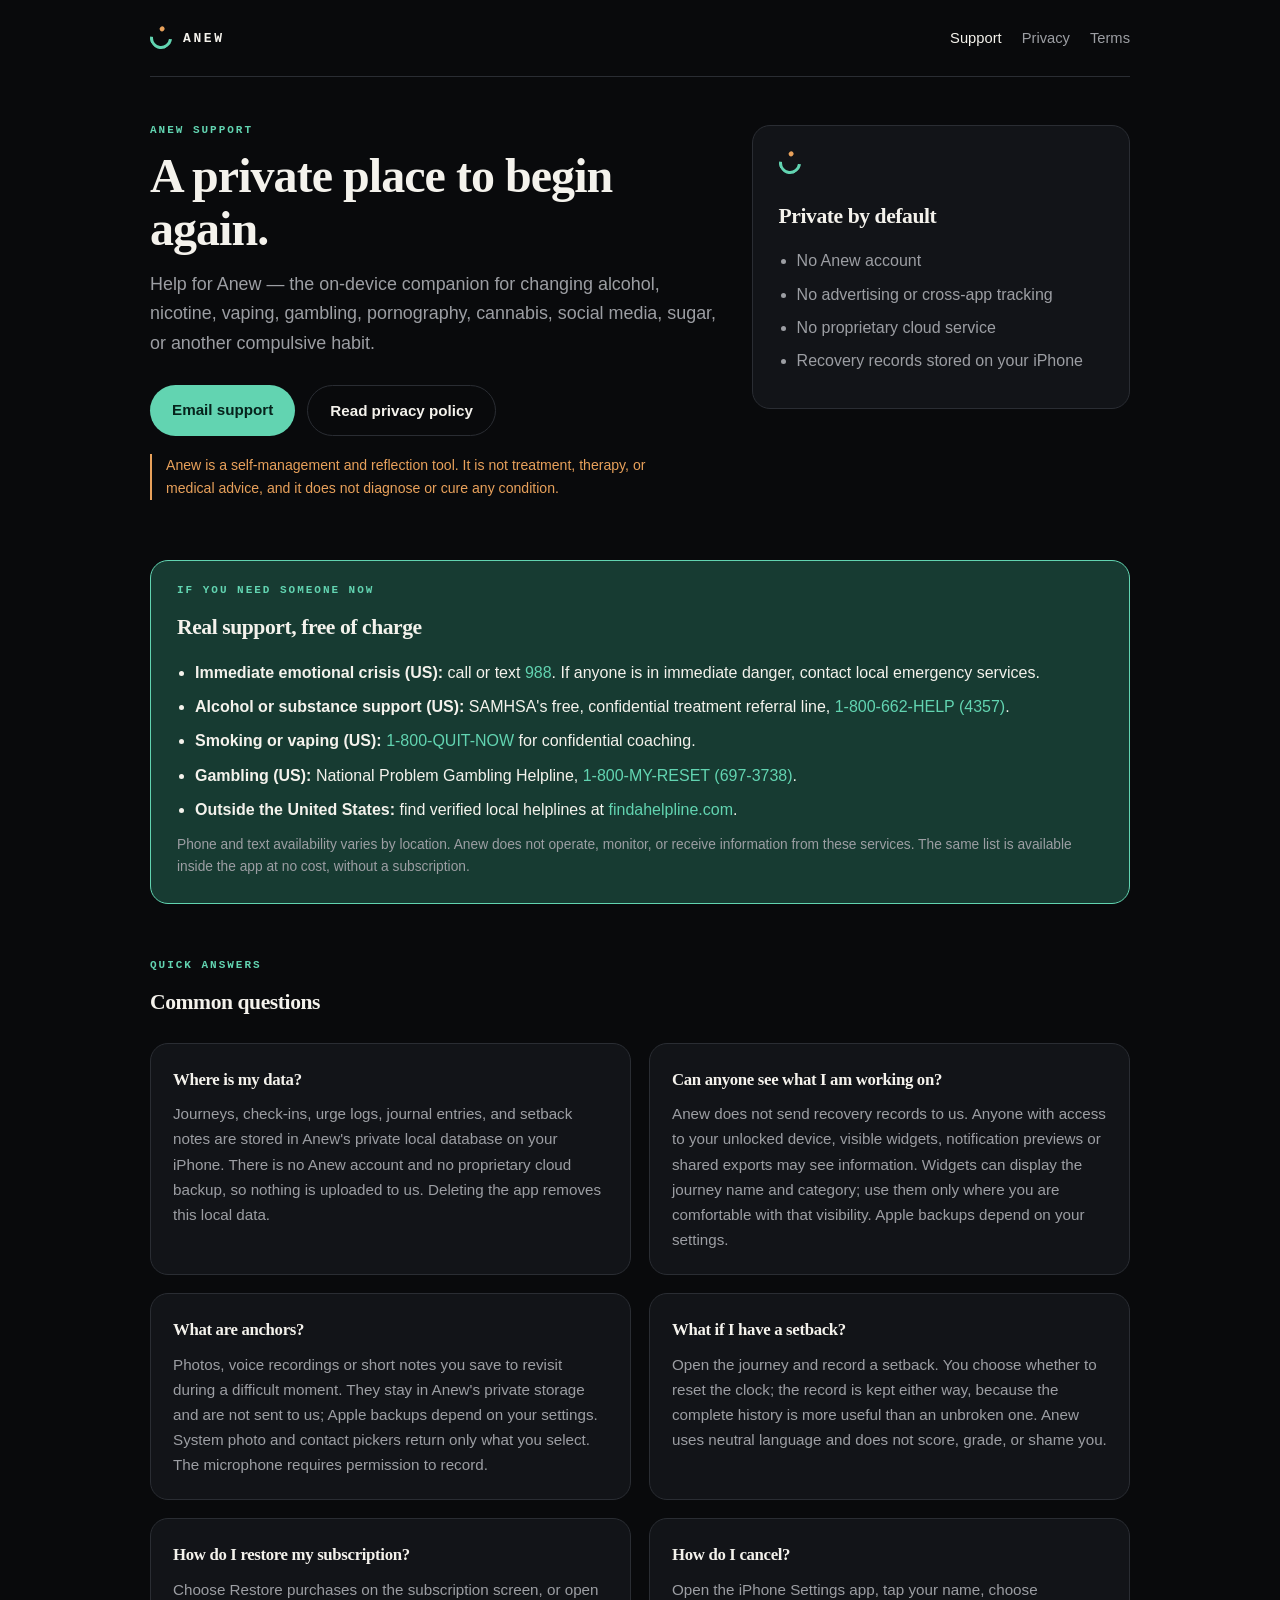
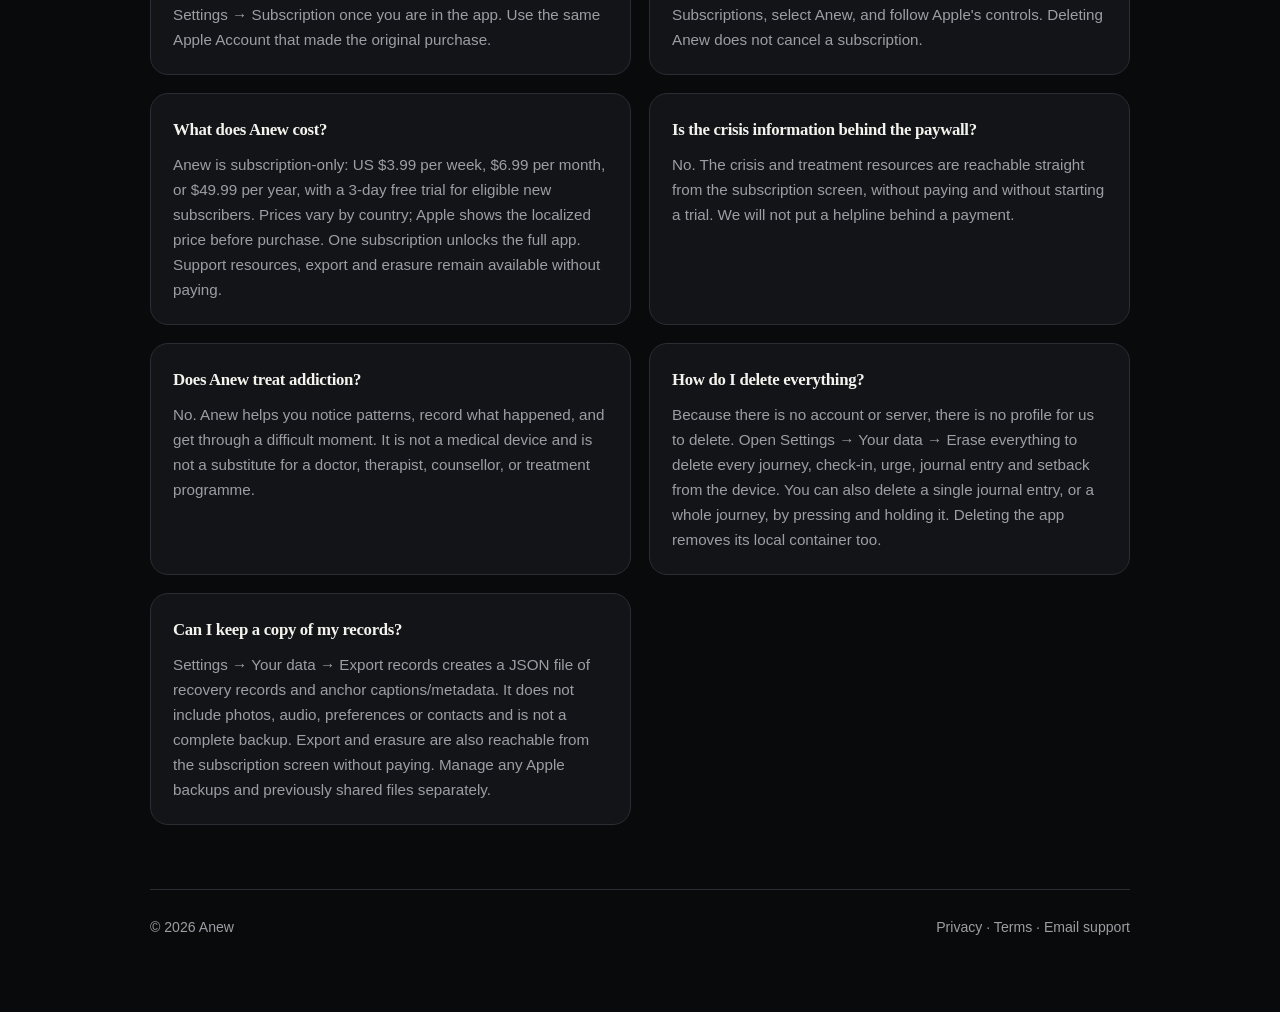
<file: index.html>
<!doctype html>
<html lang="en">
<head>
  <meta charset="utf-8">
  <meta name="viewport" content="width=device-width, initial-scale=1">
  <meta name="description" content="Official support for Anew, the private, on-device companion for changing a compulsive habit.">
  <title>Anew Support</title>
  <link rel="stylesheet" href="style.css">
</head>
<body>
  <header class="nav">
    <a class="brand" href="index.html"><span class="mark"></span><span>ANEW</span></a>
    <nav><a class="active" href="index.html">Support</a><a href="privacy.html">Privacy</a><a href="terms.html">Terms</a></nav>
  </header>

  <main>
    <section class="hero">
      <div>
        <p class="eyebrow">ANEW SUPPORT</p>
        <h1>A private place to begin again.</h1>
        <p class="lede">Help for Anew — the on-device companion for changing alcohol, nicotine, vaping, gambling, pornography, cannabis, social media, sugar, or another compulsive habit.</p>
        <div class="actions">
          <a class="button" href="mailto:aidenjsmith2@icloud.com">Email support</a>
          <a class="button secondary" href="privacy.html">Read privacy policy</a>
        </div>
        <p class="warning">Anew is a self-management and reflection tool. It is not treatment, therapy, or medical advice, and it does not diagnose or cure any condition.</p>
      </div>
      <aside class="promise">
        <span class="mark"></span>
        <h2>Private by default</h2>
        <ul>
          <li>No Anew account</li>
          <li>No advertising or cross-app tracking</li>
          <li>No proprietary cloud service</li>
          <li>Recovery records stored on your iPhone</li>
        </ul>
      </aside>
    </section>

    <section class="crisis">
      <p class="eyebrow">IF YOU NEED SOMEONE NOW</p>
      <h2>Real support, free of charge</h2>
      <ul>
        <li><strong>Immediate emotional crisis (US):</strong> call or text <a href="tel:988">988</a>. If anyone is in immediate danger, contact local emergency services.</li>
        <li><strong>Alcohol or substance support (US):</strong> SAMHSA's free, confidential treatment referral line, <a href="tel:18006624357">1-800-662-HELP (4357)</a>.</li>
        <li><strong>Smoking or vaping (US):</strong> <a href="tel:18007848669">1-800-QUIT-NOW</a> for confidential coaching.</li>
        <li><strong>Gambling (US):</strong> National Problem Gambling Helpline, <a href="tel:18006973738">1-800-MY-RESET (697-3738)</a>.</li>
        <li><strong>Outside the United States:</strong> find verified local helplines at <a href="https://findahelpline.com">findahelpline.com</a>.</li>
      </ul>
      <p class="fine">Phone and text availability varies by location. Anew does not operate, monitor, or receive information from these services. The same list is available inside the app at no cost, without a subscription.</p>
    </section>

    <section class="faq">
      <p class="eyebrow">QUICK ANSWERS</p>
      <h2>Common questions</h2>
      <div class="grid">
        <article>
          <h3>Where is my data?</h3>
          <p>Journeys, check-ins, urge logs, journal entries, and setback notes are stored in Anew's private local database on your iPhone. There is no Anew account and no proprietary cloud backup, so nothing is uploaded to us. Deleting the app removes this local data.</p>
        </article>
        <article>
          <h3>Can anyone see what I am working on?</h3>
          <p>Anew does not send recovery records to us. Anyone with access to your unlocked device, visible widgets, notification previews or shared exports may see information. Widgets can display the journey name and category; use them only where you are comfortable with that visibility. Apple backups depend on your settings.</p>
        </article>
        <article>
          <h3>What are anchors?</h3>
          <p>Photos, voice recordings or short notes you save to revisit during a difficult moment. They stay in Anew's private storage and are not sent to us; Apple backups depend on your settings. System photo and contact pickers return only what you select. The microphone requires permission to record.</p>
        </article>
        <article>
          <h3>What if I have a setback?</h3>
          <p>Open the journey and record a setback. You choose whether to reset the clock; the record is kept either way, because the complete history is more useful than an unbroken one. Anew uses neutral language and does not score, grade, or shame you.</p>
        </article>
        <article>
          <h3>How do I restore my subscription?</h3>
          <p>Choose Restore purchases on the subscription screen, or open Settings → Subscription once you are in the app. Use the same Apple Account that made the original purchase.</p>
        </article>
        <article>
          <h3>How do I cancel?</h3>
          <p>Open the iPhone Settings app, tap your name, choose Subscriptions, select Anew, and follow Apple's controls. Deleting Anew does not cancel a subscription.</p>
        </article>
        <article>
          <h3>What does Anew cost?</h3>
          <p>Anew is subscription-only: US $3.99 per week, $6.99 per month, or $49.99 per year, with a 3-day free trial for eligible new subscribers. Prices vary by country; Apple shows the localized price before purchase. One subscription unlocks the full app. Support resources, export and erasure remain available without paying.</p>
        </article>
        <article>
          <h3>Is the crisis information behind the paywall?</h3>
          <p>No. The crisis and treatment resources are reachable straight from the subscription screen, without paying and without starting a trial. We will not put a helpline behind a payment.</p>
        </article>
        <article>
          <h3>Does Anew treat addiction?</h3>
          <p>No. Anew helps you notice patterns, record what happened, and get through a difficult moment. It is not a medical device and is not a substitute for a doctor, therapist, counsellor, or treatment programme.</p>
        </article>
        <article>
          <h3>How do I delete everything?</h3>
          <p>Because there is no account or server, there is no profile for us to delete. Open Settings &rarr; Your data &rarr; Erase everything to delete every journey, check-in, urge, journal entry and setback from the device. You can also delete a single journal entry, or a whole journey, by pressing and holding it. Deleting the app removes its local container too.</p>
        </article>
        <article>
          <h3>Can I keep a copy of my records?</h3>
          <p>Settings &rarr; Your data &rarr; Export records creates a JSON file of recovery records and anchor captions/metadata. It does not include photos, audio, preferences or contacts and is not a complete backup. Export and erasure are also reachable from the subscription screen without paying. Manage any Apple backups and previously shared files separately.</p>
        </article>
      </div>
    </section>
  </main>

  <footer>
    <span>© 2026 Anew</span>
    <span><a href="privacy.html">Privacy</a> · <a href="terms.html">Terms</a> · <a href="mailto:aidenjsmith2@icloud.com">Email support</a></span>
  </footer>
</body>
</html>
</file>
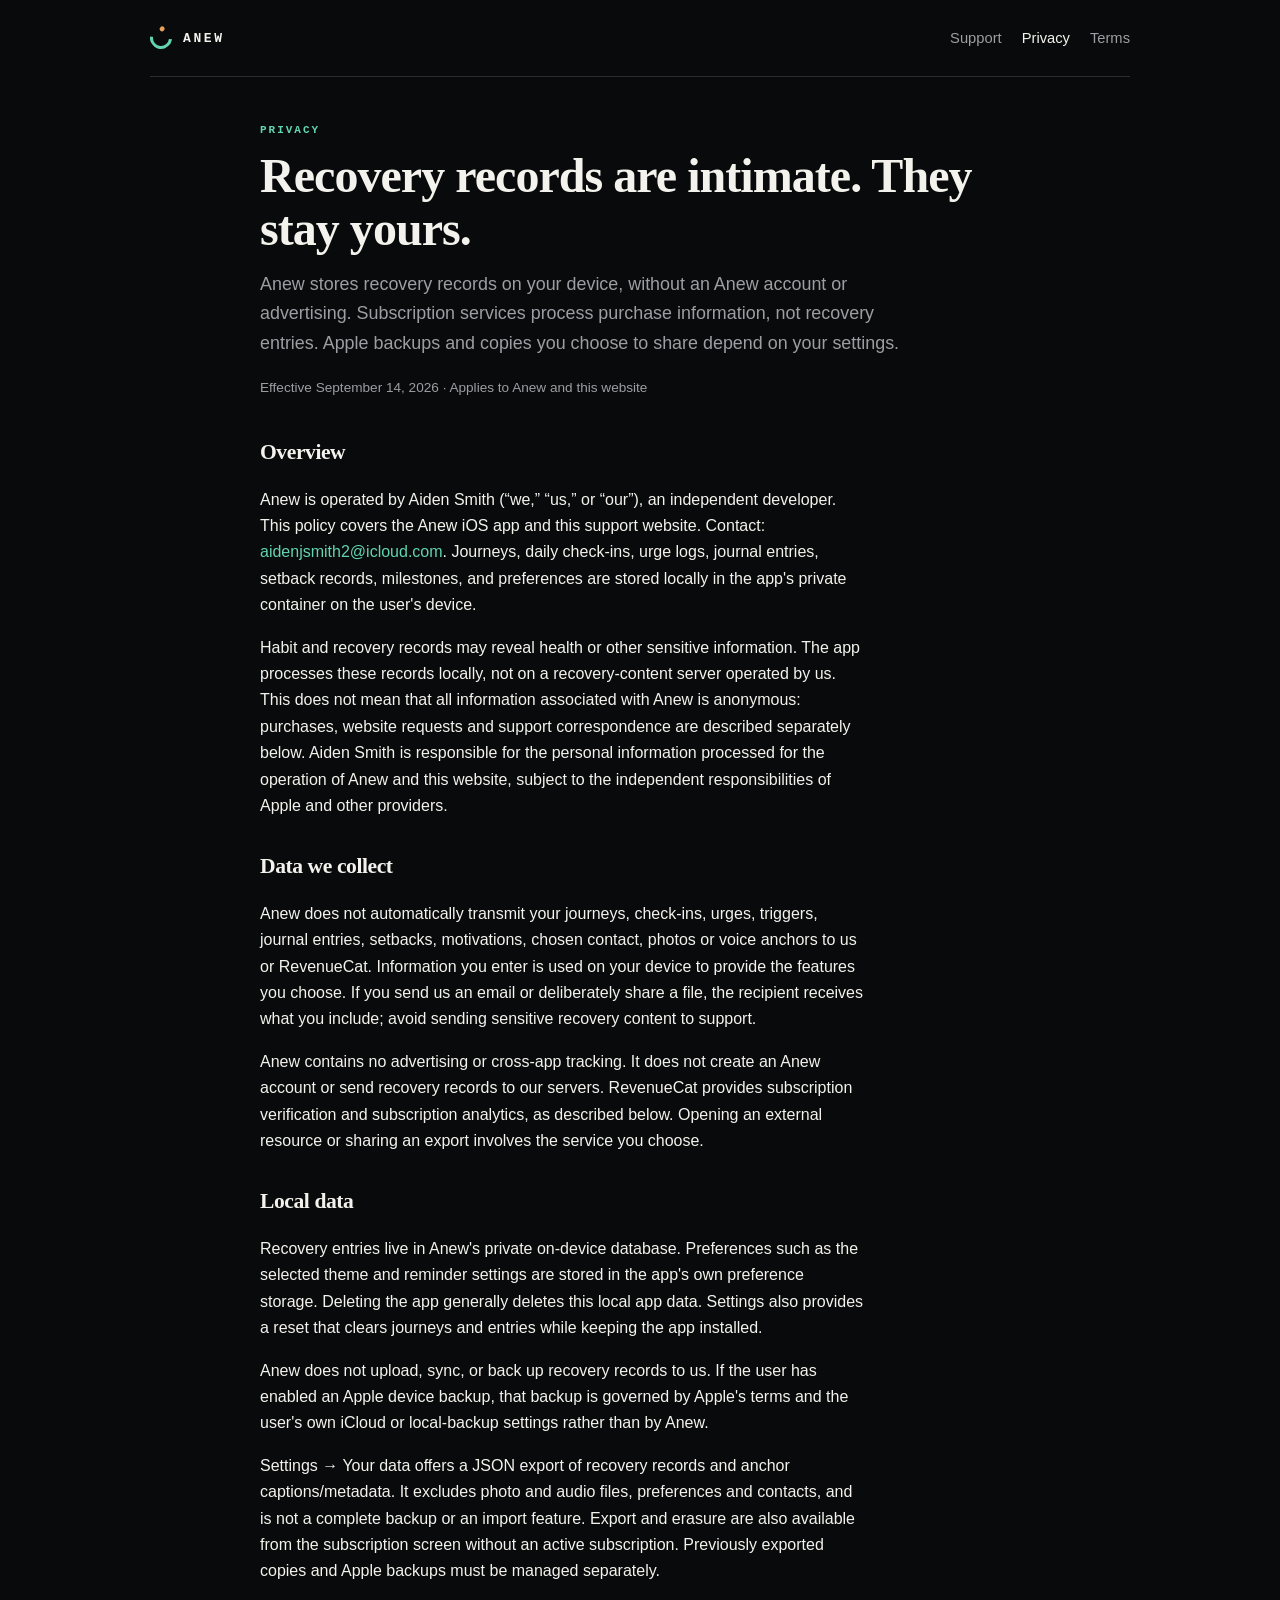
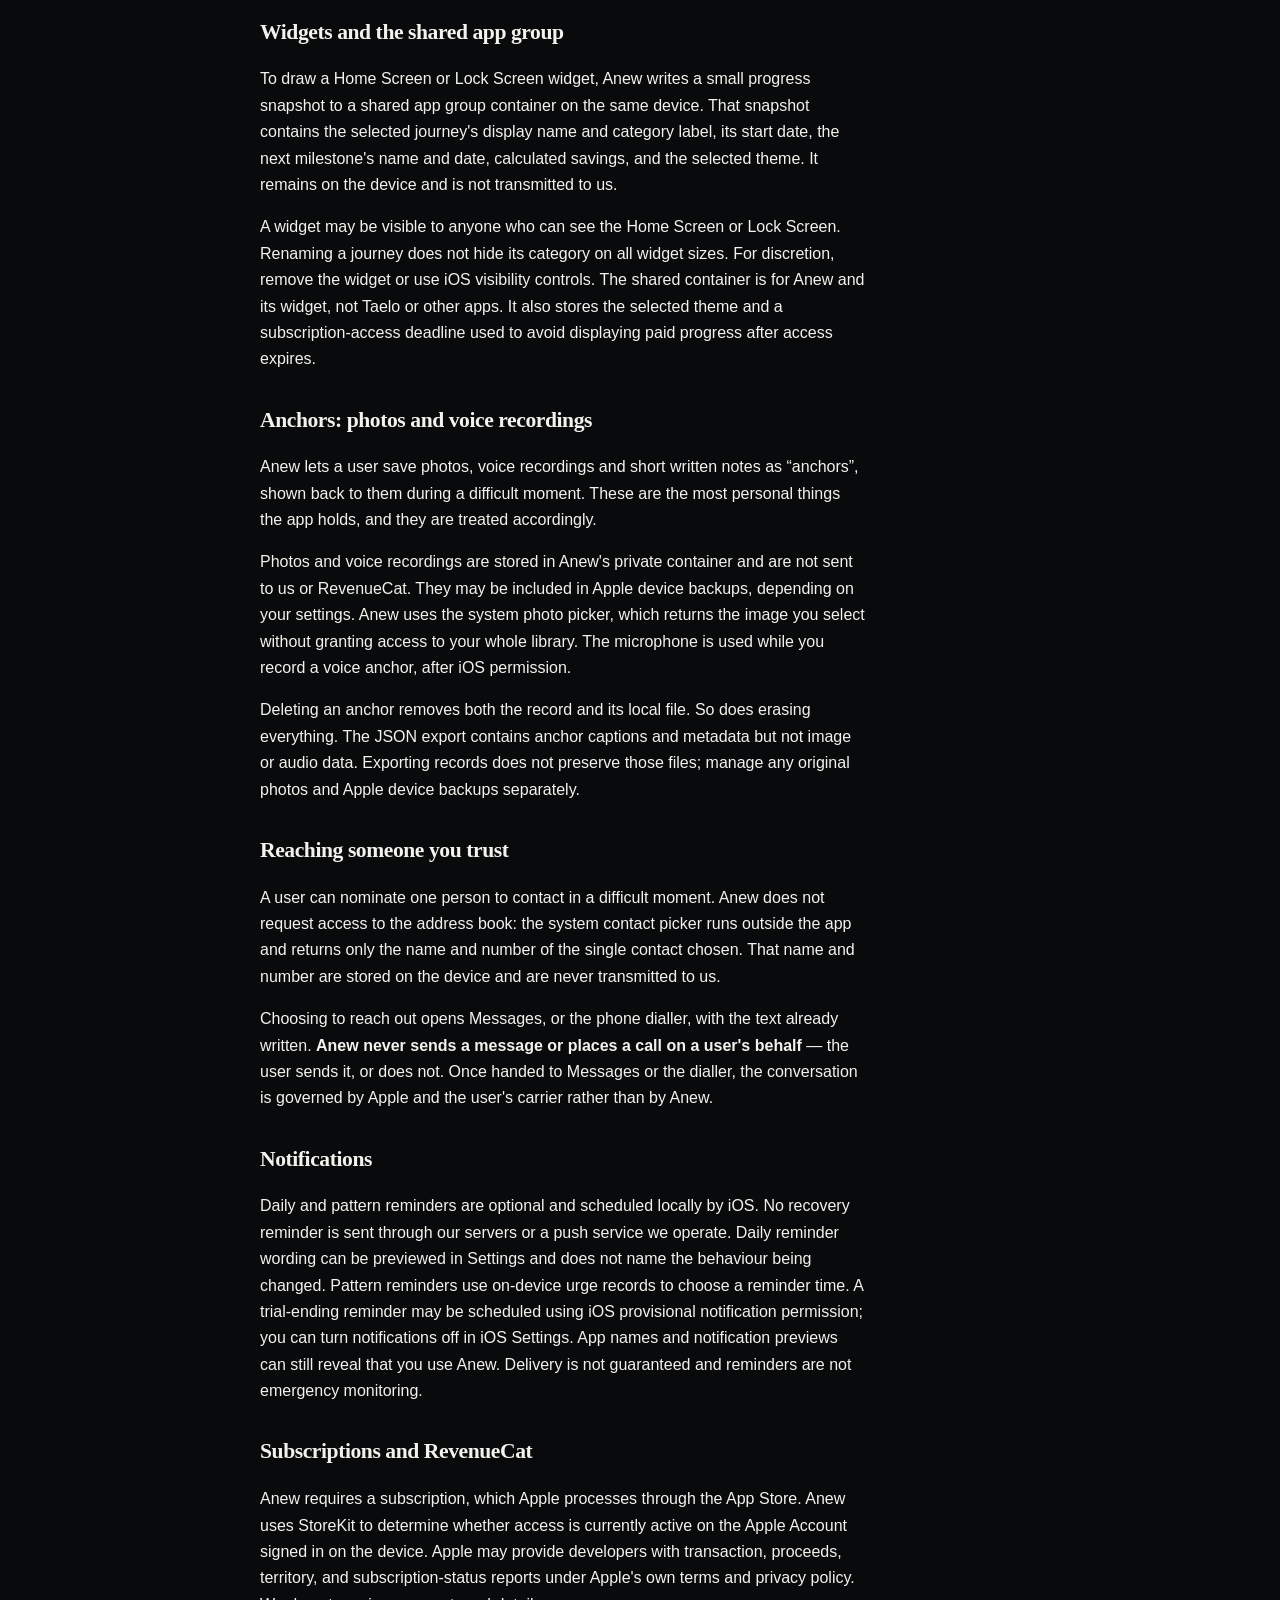
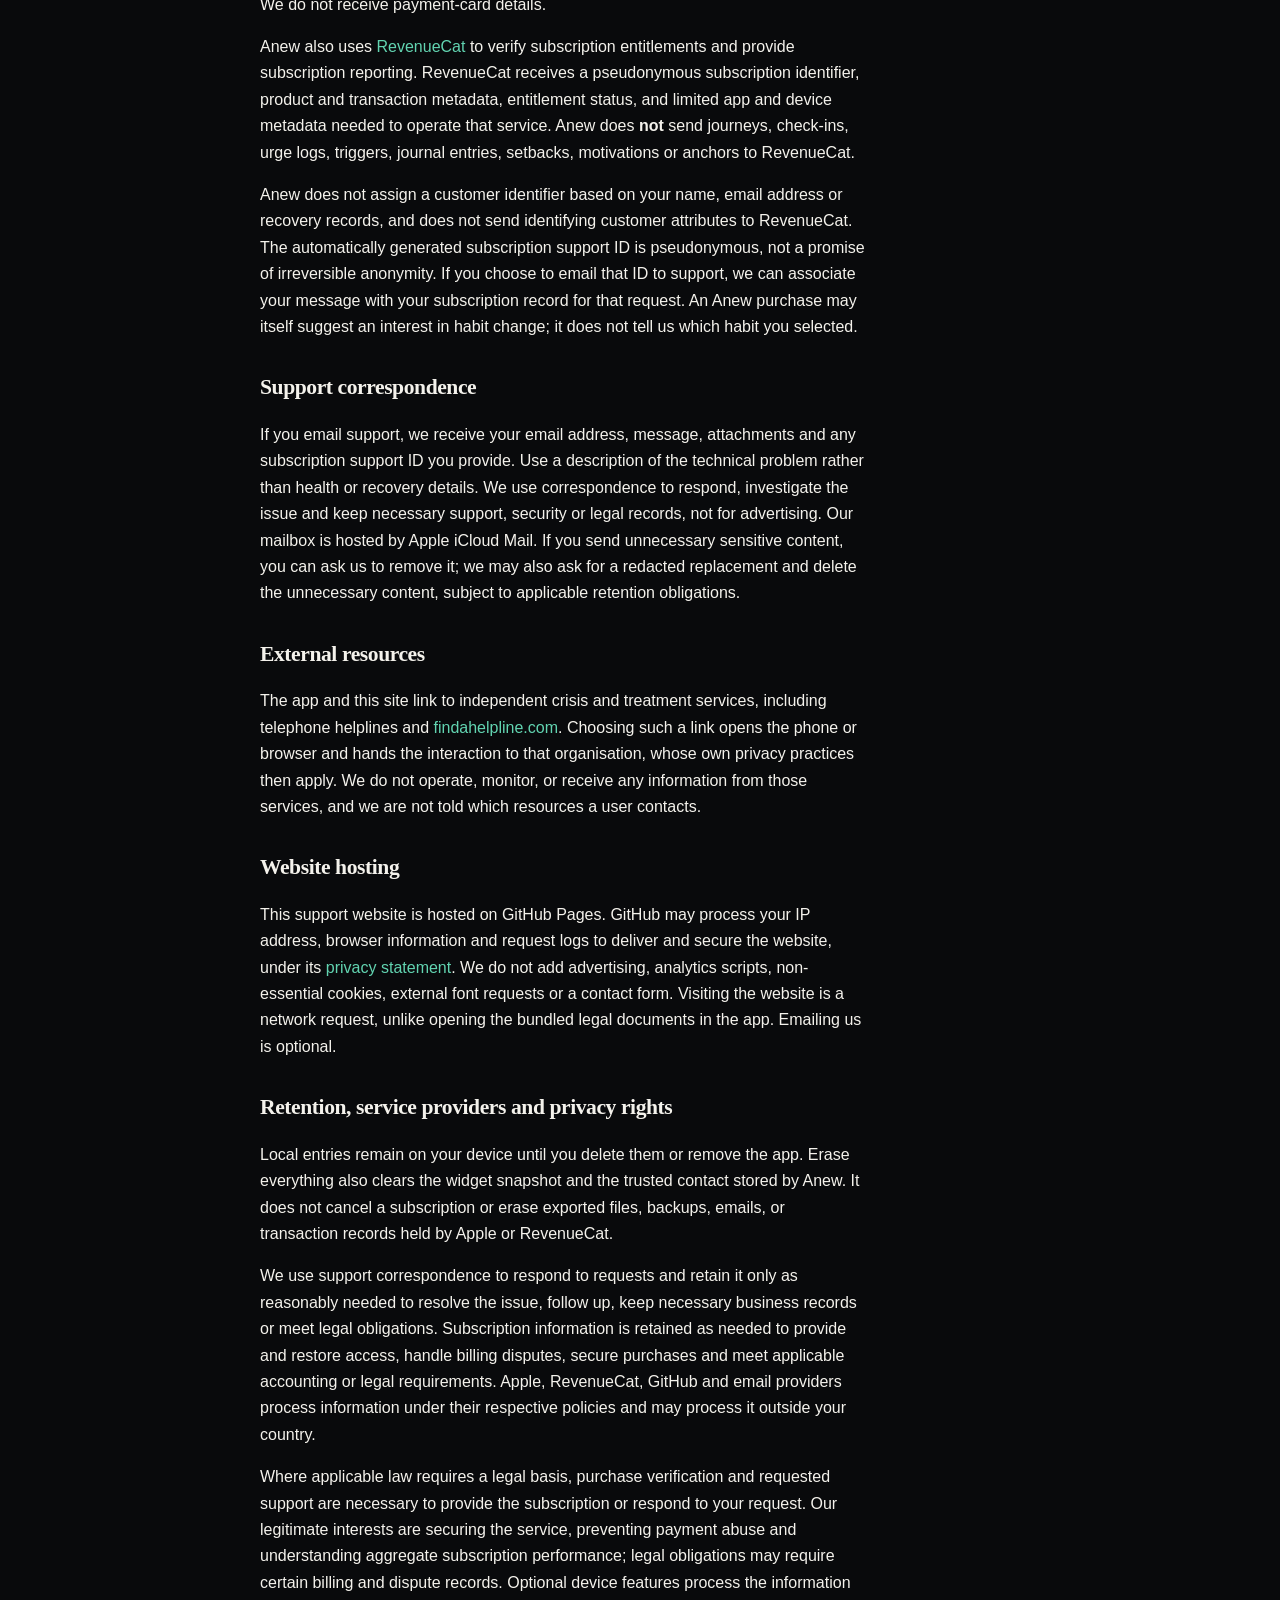
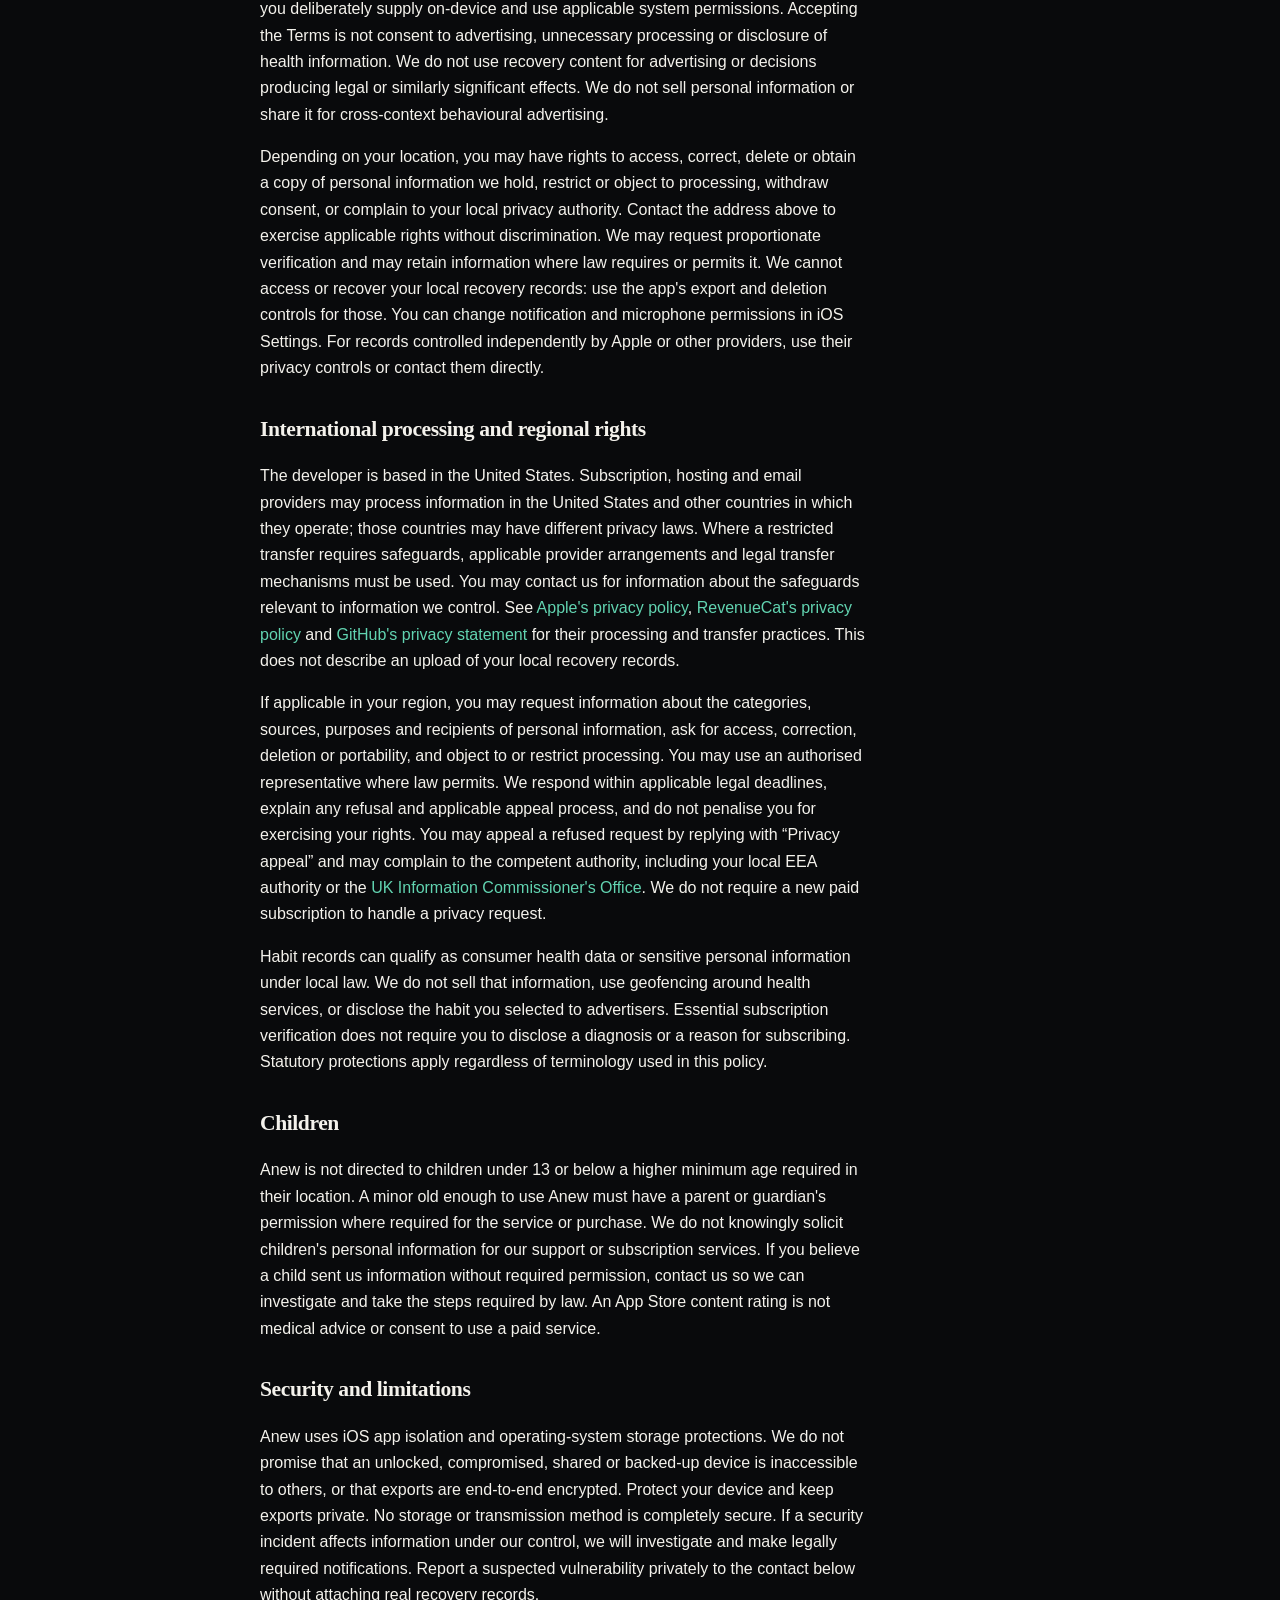
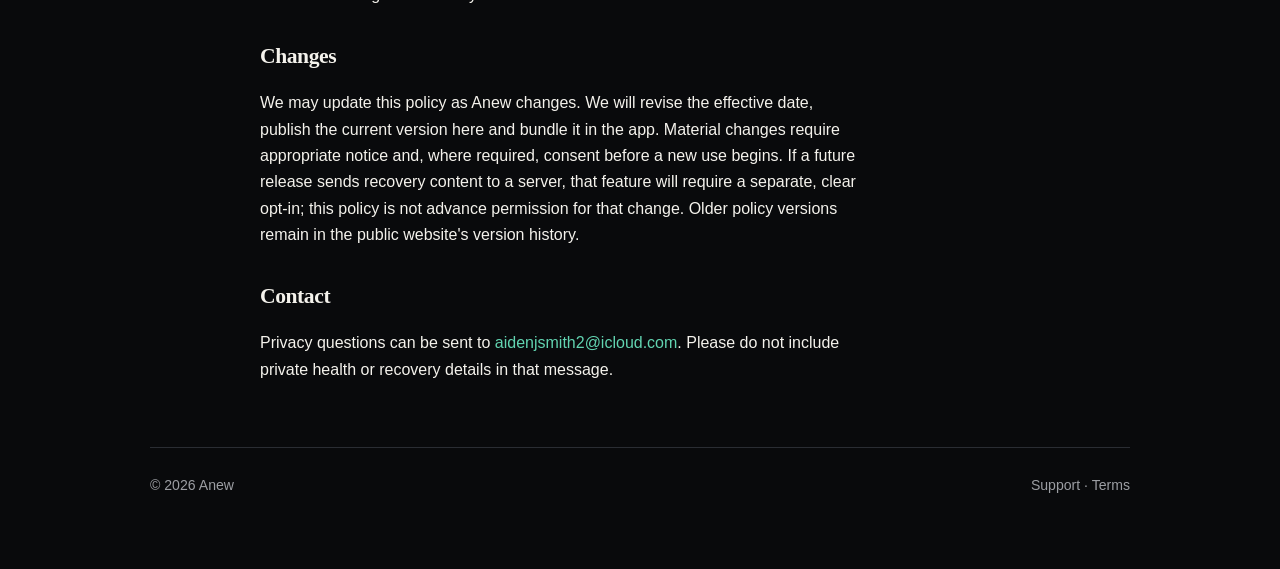
<file: privacy.html>
<!doctype html>
<html lang="en">
<head>
  <meta charset="utf-8">
  <meta name="viewport" content="width=device-width, initial-scale=1">
  <meta name="description" content="Anew privacy policy. Recovery records stay on your device, with no account, advertising, or tracking.">
  <title>Privacy Policy · Anew</title>
  <link rel="stylesheet" href="style.css">
</head>
<body>
  <header class="nav">
    <a class="brand" href="index.html"><span class="mark"></span><span>ANEW</span></a>
    <nav><a href="index.html">Support</a><a class="active" href="privacy.html">Privacy</a><a href="terms.html">Terms</a></nav>
  </header>

  <main class="legal">
    <p class="eyebrow">PRIVACY</p>
    <h1>Recovery records are intimate. They stay yours.</h1>
    <p class="lede">Anew stores recovery records on your device, without an Anew account or advertising. Subscription services process purchase information, not recovery entries. Apple backups and copies you choose to share depend on your settings.</p>
    <p class="updated">Effective September 14, 2026 · Applies to Anew and this website</p>

    <section>
      <h2>Overview</h2>
      <p>Anew is operated by Aiden Smith (“we,” “us,” or “our”), an independent developer. This policy covers the Anew iOS app and this support website. Contact: <a href="mailto:aidenjsmith2@icloud.com">aidenjsmith2@icloud.com</a>. Journeys, daily check-ins, urge logs, journal entries, setback records, milestones, and preferences are stored locally in the app's private container on the user's device.</p>
      <p>Habit and recovery records may reveal health or other sensitive information. The app processes these records locally, not on a recovery-content server operated by us. This does not mean that all information associated with Anew is anonymous: purchases, website requests and support correspondence are described separately below. Aiden Smith is responsible for the personal information processed for the operation of Anew and this website, subject to the independent responsibilities of Apple and other providers.</p>
    </section>

    <section>
      <h2>Data we collect</h2>
      <p>Anew does not automatically transmit your journeys, check-ins, urges, triggers, journal entries, setbacks, motivations, chosen contact, photos or voice anchors to us or RevenueCat. Information you enter is used on your device to provide the features you choose. If you send us an email or deliberately share a file, the recipient receives what you include; avoid sending sensitive recovery content to support.</p>
      <p>Anew contains no advertising or cross-app tracking. It does not create an Anew account or send recovery records to our servers. RevenueCat provides subscription verification and subscription analytics, as described below. Opening an external resource or sharing an export involves the service you choose.</p>
    </section>

    <section>
      <h2>Local data</h2>
      <p>Recovery entries live in Anew's private on-device database. Preferences such as the selected theme and reminder settings are stored in the app's own preference storage. Deleting the app generally deletes this local app data. Settings also provides a reset that clears journeys and entries while keeping the app installed.</p>
      <p>Anew does not upload, sync, or back up recovery records to us. If the user has enabled an Apple device backup, that backup is governed by Apple's terms and the user's own iCloud or local-backup settings rather than by Anew.</p>
      <p>Settings &rarr; Your data offers a JSON export of recovery records and anchor captions/metadata. It excludes photo and audio files, preferences and contacts, and is not a complete backup or an import feature. Export and erasure are also available from the subscription screen without an active subscription. Previously exported copies and Apple backups must be managed separately.</p>
    </section>

    <section>
      <h2>Widgets and the shared app group</h2>
      <p>To draw a Home Screen or Lock Screen widget, Anew writes a small progress snapshot to a shared app group container on the same device. That snapshot contains the selected journey's display name and category label, its start date, the next milestone's name and date, calculated savings, and the selected theme. It remains on the device and is not transmitted to us.</p>
      <p>A widget may be visible to anyone who can see the Home Screen or Lock Screen. Renaming a journey does not hide its category on all widget sizes. For discretion, remove the widget or use iOS visibility controls. The shared container is for Anew and its widget, not Taelo or other apps. It also stores the selected theme and a subscription-access deadline used to avoid displaying paid progress after access expires.</p>
    </section>

    <section>
      <h2>Anchors: photos and voice recordings</h2>
      <p>Anew lets a user save photos, voice recordings and short written notes as &ldquo;anchors&rdquo;, shown back to them during a difficult moment. These are the most personal things the app holds, and they are treated accordingly.</p>
      <p>Photos and voice recordings are stored in Anew's private container and are not sent to us or RevenueCat. They may be included in Apple device backups, depending on your settings. Anew uses the system photo picker, which returns the image you select without granting access to your whole library. The microphone is used while you record a voice anchor, after iOS permission.</p>
      <p>Deleting an anchor removes both the record and its local file. So does erasing everything. The JSON export contains anchor captions and metadata but not image or audio data. Exporting records does not preserve those files; manage any original photos and Apple device backups separately.</p>
    </section>

    <section>
      <h2>Reaching someone you trust</h2>
      <p>A user can nominate one person to contact in a difficult moment. Anew does not request access to the address book: the system contact picker runs outside the app and returns only the name and number of the single contact chosen. That name and number are stored on the device and are never transmitted to us.</p>
      <p>Choosing to reach out opens Messages, or the phone dialler, with the text already written. <strong>Anew never sends a message or places a call on a user's behalf</strong> &mdash; the user sends it, or does not. Once handed to Messages or the dialler, the conversation is governed by Apple and the user's carrier rather than by Anew.</p>
    </section>

    <section>
      <h2>Notifications</h2>
      <p>Daily and pattern reminders are optional and scheduled locally by iOS. No recovery reminder is sent through our servers or a push service we operate. Daily reminder wording can be previewed in Settings and does not name the behaviour being changed. Pattern reminders use on-device urge records to choose a reminder time. A trial-ending reminder may be scheduled using iOS provisional notification permission; you can turn notifications off in iOS Settings. App names and notification previews can still reveal that you use Anew. Delivery is not guaranteed and reminders are not emergency monitoring.</p>
    </section>

    <section>
      <h2>Subscriptions and RevenueCat</h2>
      <p>Anew requires a subscription, which Apple processes through the App Store. Anew uses StoreKit to determine whether access is currently active on the Apple Account signed in on the device. Apple may provide developers with transaction, proceeds, territory, and subscription-status reports under Apple's own terms and privacy policy. We do not receive payment-card details.</p>
      <p>Anew also uses <a href="https://www.revenuecat.com/privacy-policy">RevenueCat</a> to verify subscription entitlements and provide subscription reporting. RevenueCat receives a pseudonymous subscription identifier, product and transaction metadata, entitlement status, and limited app and device metadata needed to operate that service. Anew does <strong>not</strong> send journeys, check-ins, urge logs, triggers, journal entries, setbacks, motivations or anchors to RevenueCat.</p>
      <p>Anew does not assign a customer identifier based on your name, email address or recovery records, and does not send identifying customer attributes to RevenueCat. The automatically generated subscription support ID is pseudonymous, not a promise of irreversible anonymity. If you choose to email that ID to support, we can associate your message with your subscription record for that request. An Anew purchase may itself suggest an interest in habit change; it does not tell us which habit you selected.</p>
    </section>

    <section>
      <h2>Support correspondence</h2>
      <p>If you email support, we receive your email address, message, attachments and any subscription support ID you provide. Use a description of the technical problem rather than health or recovery details. We use correspondence to respond, investigate the issue and keep necessary support, security or legal records, not for advertising. Our mailbox is hosted by Apple iCloud Mail. If you send unnecessary sensitive content, you can ask us to remove it; we may also ask for a redacted replacement and delete the unnecessary content, subject to applicable retention obligations.</p>
    </section>

    <section>
      <h2>External resources</h2>
      <p>The app and this site link to independent crisis and treatment services, including telephone helplines and <a href="https://findahelpline.com">findahelpline.com</a>. Choosing such a link opens the phone or browser and hands the interaction to that organisation, whose own privacy practices then apply. We do not operate, monitor, or receive any information from those services, and we are not told which resources a user contacts.</p>
    </section>

    <section>
      <h2>Website hosting</h2>
      <p>This support website is hosted on GitHub Pages. GitHub may process your IP address, browser information and request logs to deliver and secure the website, under its <a href="https://docs.github.com/en/site-policy/privacy-policies/github-general-privacy-statement">privacy statement</a>. We do not add advertising, analytics scripts, non-essential cookies, external font requests or a contact form. Visiting the website is a network request, unlike opening the bundled legal documents in the app. Emailing us is optional.</p>
    </section>

    <section>
      <h2>Retention, service providers and privacy rights</h2>
      <p>Local entries remain on your device until you delete them or remove the app. Erase everything also clears the widget snapshot and the trusted contact stored by Anew. It does not cancel a subscription or erase exported files, backups, emails, or transaction records held by Apple or RevenueCat.</p>
      <p>We use support correspondence to respond to requests and retain it only as reasonably needed to resolve the issue, follow up, keep necessary business records or meet legal obligations. Subscription information is retained as needed to provide and restore access, handle billing disputes, secure purchases and meet applicable accounting or legal requirements. Apple, RevenueCat, GitHub and email providers process information under their respective policies and may process it outside your country.</p>
      <p>Where applicable law requires a legal basis, purchase verification and requested support are necessary to provide the subscription or respond to your request. Our legitimate interests are securing the service, preventing payment abuse and understanding aggregate subscription performance; legal obligations may require certain billing and dispute records. Optional device features process the information you deliberately supply on-device and use applicable system permissions. Accepting the Terms is not consent to advertising, unnecessary processing or disclosure of health information. We do not use recovery content for advertising or decisions producing legal or similarly significant effects. We do not sell personal information or share it for cross-context behavioural advertising.</p>
      <p>Depending on your location, you may have rights to access, correct, delete or obtain a copy of personal information we hold, restrict or object to processing, withdraw consent, or complain to your local privacy authority. Contact the address above to exercise applicable rights without discrimination. We may request proportionate verification and may retain information where law requires or permits it. We cannot access or recover your local recovery records: use the app's export and deletion controls for those. You can change notification and microphone permissions in iOS Settings. For records controlled independently by Apple or other providers, use their privacy controls or contact them directly.</p>
    </section>

    <section>
      <h2>International processing and regional rights</h2>
      <p>The developer is based in the United States. Subscription, hosting and email providers may process information in the United States and other countries in which they operate; those countries may have different privacy laws. Where a restricted transfer requires safeguards, applicable provider arrangements and legal transfer mechanisms must be used. You may contact us for information about the safeguards relevant to information we control. See <a href="https://www.apple.com/legal/privacy/">Apple's privacy policy</a>, <a href="https://www.revenuecat.com/privacy-policy">RevenueCat's privacy policy</a> and <a href="https://docs.github.com/en/site-policy/privacy-policies/github-general-privacy-statement">GitHub's privacy statement</a> for their processing and transfer practices. This does not describe an upload of your local recovery records.</p>
      <p>If applicable in your region, you may request information about the categories, sources, purposes and recipients of personal information, ask for access, correction, deletion or portability, and object to or restrict processing. You may use an authorised representative where law permits. We respond within applicable legal deadlines, explain any refusal and applicable appeal process, and do not penalise you for exercising your rights. You may appeal a refused request by replying with “Privacy appeal” and may complain to the competent authority, including your local EEA authority or the <a href="https://ico.org.uk/make-a-complaint/">UK Information Commissioner's Office</a>. We do not require a new paid subscription to handle a privacy request.</p>
      <p>Habit records can qualify as consumer health data or sensitive personal information under local law. We do not sell that information, use geofencing around health services, or disclose the habit you selected to advertisers. Essential subscription verification does not require you to disclose a diagnosis or a reason for subscribing. Statutory protections apply regardless of terminology used in this policy.</p>
    </section>

    <section>
      <h2>Children</h2>
      <p>Anew is not directed to children under 13 or below a higher minimum age required in their location. A minor old enough to use Anew must have a parent or guardian's permission where required for the service or purchase. We do not knowingly solicit children's personal information for our support or subscription services. If you believe a child sent us information without required permission, contact us so we can investigate and take the steps required by law. An App Store content rating is not medical advice or consent to use a paid service.</p>
    </section>

    <section>
      <h2>Security and limitations</h2>
      <p>Anew uses iOS app isolation and operating-system storage protections. We do not promise that an unlocked, compromised, shared or backed-up device is inaccessible to others, or that exports are end-to-end encrypted. Protect your device and keep exports private. No storage or transmission method is completely secure. If a security incident affects information under our control, we will investigate and make legally required notifications. Report a suspected vulnerability privately to the contact below without attaching real recovery records.</p>
    </section>

    <section>
      <h2>Changes</h2>
      <p>We may update this policy as Anew changes. We will revise the effective date, publish the current version here and bundle it in the app. Material changes require appropriate notice and, where required, consent before a new use begins. If a future release sends recovery content to a server, that feature will require a separate, clear opt-in; this policy is not advance permission for that change. Older policy versions remain in the public website's version history.</p>
    </section>

    <section>
      <h2>Contact</h2>
      <p>Privacy questions can be sent to <a href="mailto:aidenjsmith2@icloud.com">aidenjsmith2@icloud.com</a>. Please do not include private health or recovery details in that message.</p>
    </section>
  </main>

  <footer>
    <span>© 2026 Anew</span>
    <span><a href="index.html">Support</a> · <a href="terms.html">Terms</a></span>
  </footer>
</body>
</html>
</file>
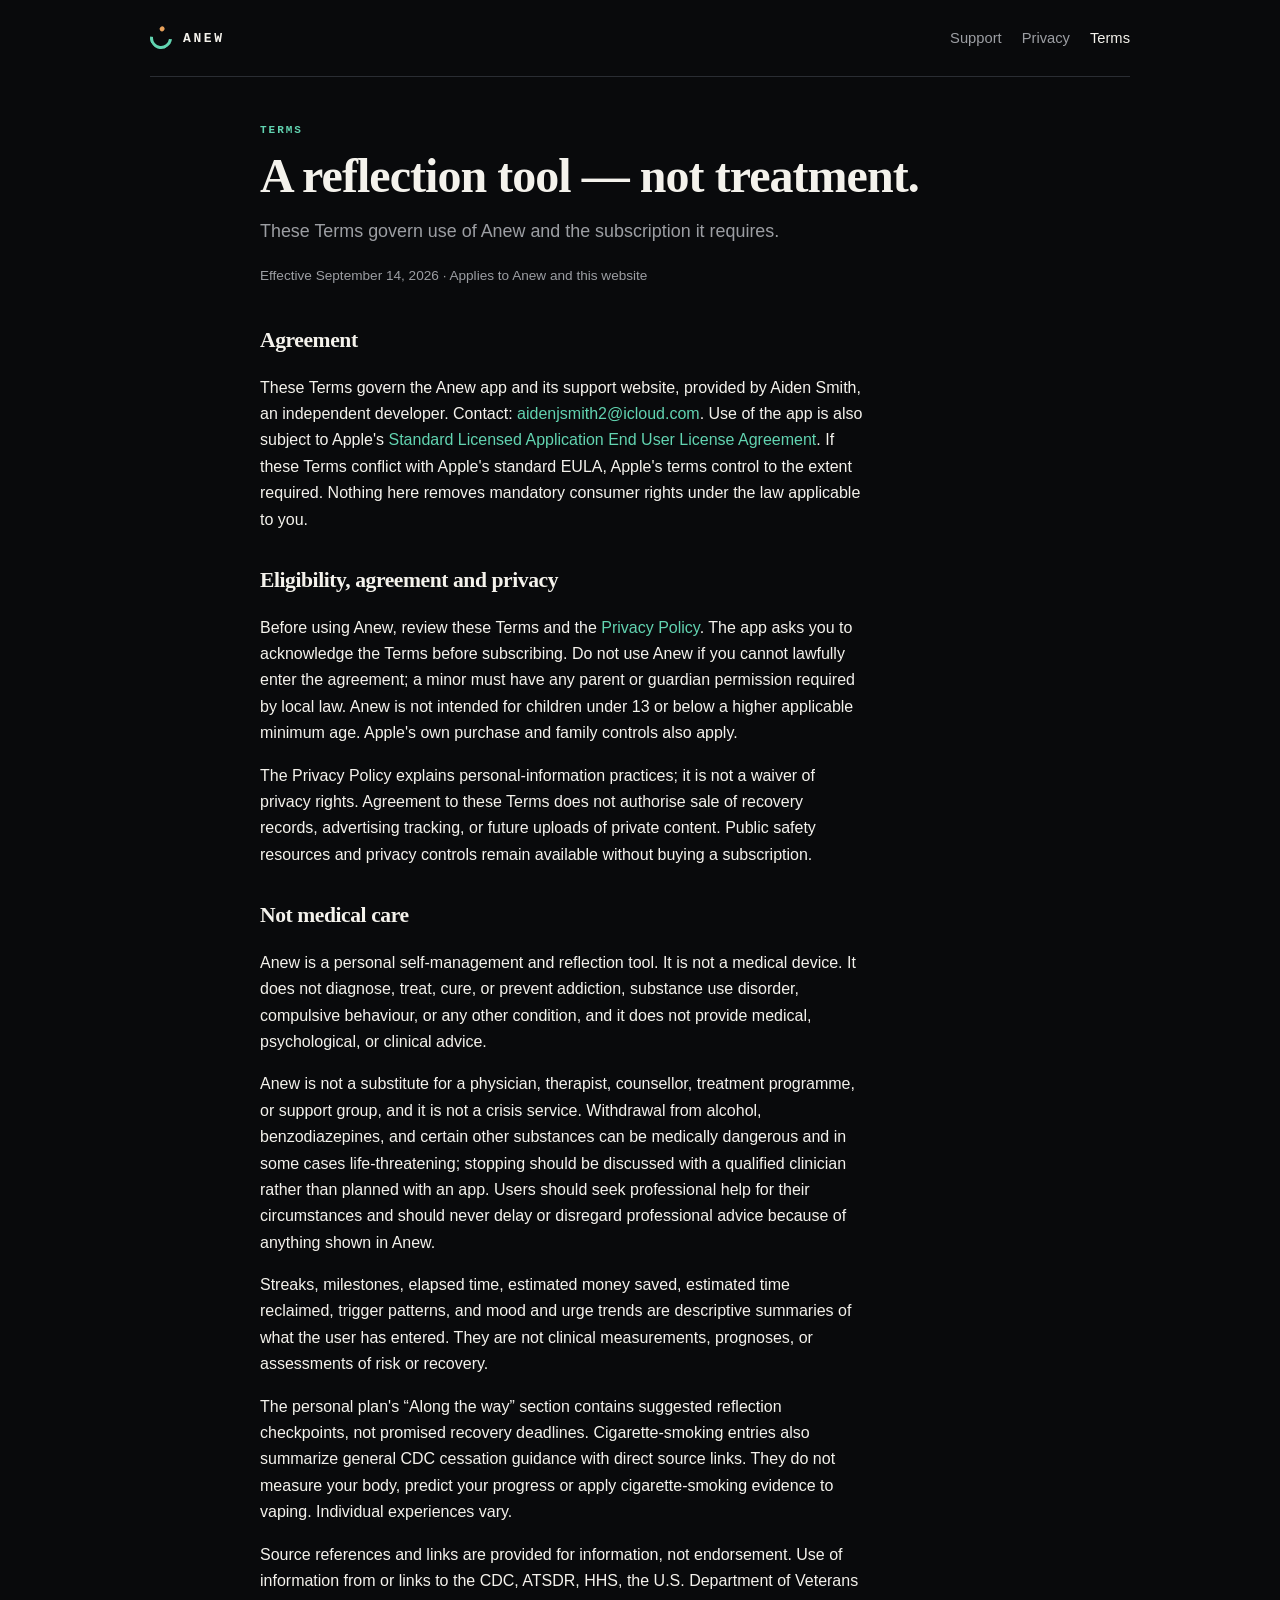
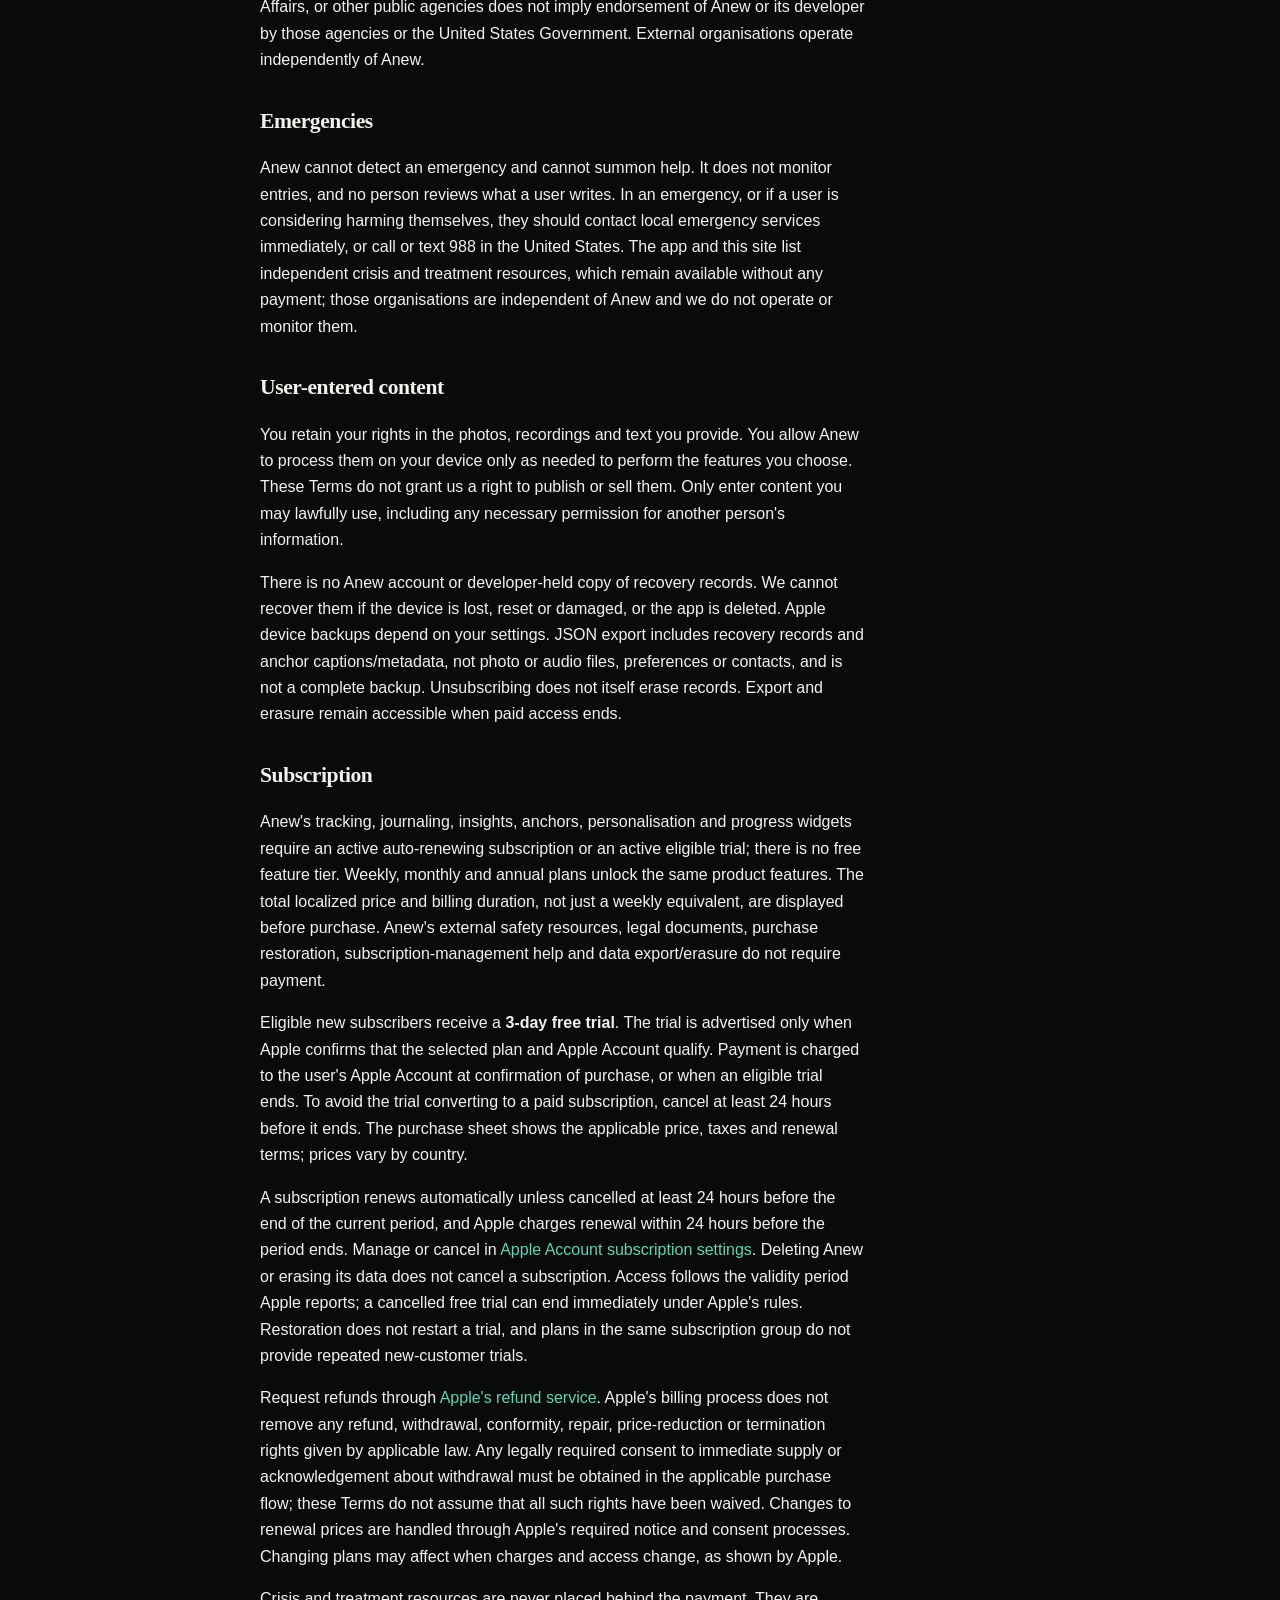
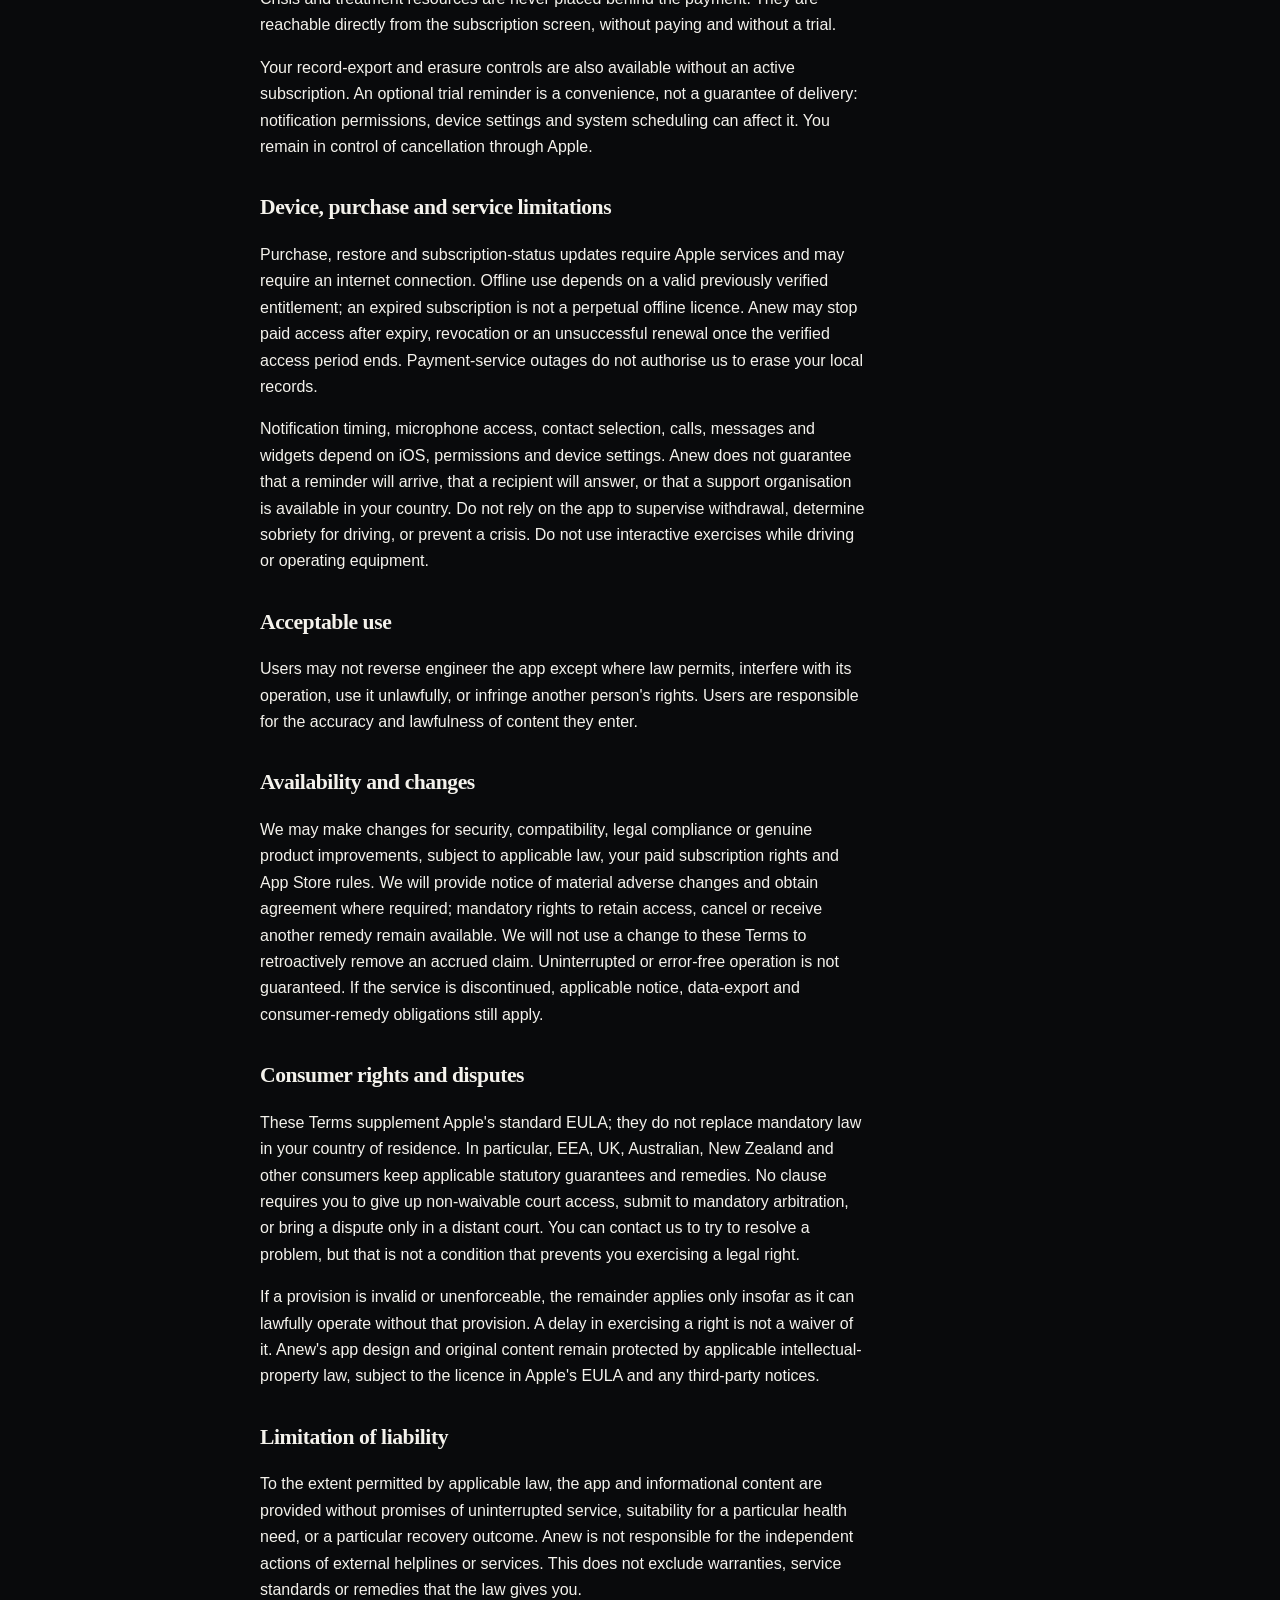
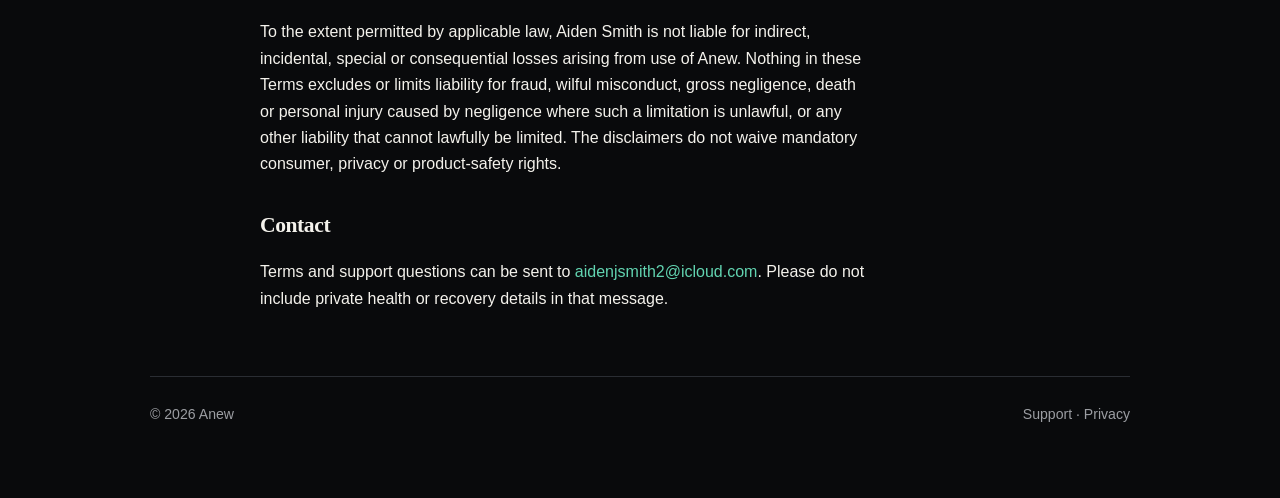
<file: terms.html>
<!doctype html>
<html lang="en">
<head>
  <meta charset="utf-8">
  <meta name="viewport" content="width=device-width, initial-scale=1">
  <meta name="description" content="Terms of use for the Anew habit-change companion and its subscription.">
  <title>Terms of Use · Anew</title>
  <link rel="stylesheet" href="style.css">
</head>
<body>
  <header class="nav">
    <a class="brand" href="index.html"><span class="mark"></span><span>ANEW</span></a>
    <nav><a href="index.html">Support</a><a href="privacy.html">Privacy</a><a class="active" href="terms.html">Terms</a></nav>
  </header>

  <main class="legal">
    <p class="eyebrow">TERMS</p>
    <h1>A reflection tool — not treatment.</h1>
    <p class="lede">These Terms govern use of Anew and the subscription it requires.</p>
    <p class="updated">Effective September 14, 2026 · Applies to Anew and this website</p>

    <section>
      <h2>Agreement</h2>
      <p>These Terms govern the Anew app and its support website, provided by Aiden Smith, an independent developer. Contact: <a href="mailto:aidenjsmith2@icloud.com">aidenjsmith2@icloud.com</a>. Use of the app is also subject to Apple's <a href="https://www.apple.com/legal/internet-services/itunes/dev/stdeula/">Standard Licensed Application End User License Agreement</a>. If these Terms conflict with Apple's standard EULA, Apple's terms control to the extent required. Nothing here removes mandatory consumer rights under the law applicable to you.</p>
    </section>

    <section>
      <h2>Eligibility, agreement and privacy</h2>
      <p>Before using Anew, review these Terms and the <a href="https://realmineyy.github.io/anew-support/privacy.html">Privacy Policy</a>. The app asks you to acknowledge the Terms before subscribing. Do not use Anew if you cannot lawfully enter the agreement; a minor must have any parent or guardian permission required by local law. Anew is not intended for children under 13 or below a higher applicable minimum age. Apple's own purchase and family controls also apply.</p>
      <p>The Privacy Policy explains personal-information practices; it is not a waiver of privacy rights. Agreement to these Terms does not authorise sale of recovery records, advertising tracking, or future uploads of private content. Public safety resources and privacy controls remain available without buying a subscription.</p>
    </section>

    <section>
      <h2>Not medical care</h2>
      <p>Anew is a personal self-management and reflection tool. It is not a medical device. It does not diagnose, treat, cure, or prevent addiction, substance use disorder, compulsive behaviour, or any other condition, and it does not provide medical, psychological, or clinical advice.</p>
      <p>Anew is not a substitute for a physician, therapist, counsellor, treatment programme, or support group, and it is not a crisis service. Withdrawal from alcohol, benzodiazepines, and certain other substances can be medically dangerous and in some cases life-threatening; stopping should be discussed with a qualified clinician rather than planned with an app. Users should seek professional help for their circumstances and should never delay or disregard professional advice because of anything shown in Anew.</p>
      <p>Streaks, milestones, elapsed time, estimated money saved, estimated time reclaimed, trigger patterns, and mood and urge trends are descriptive summaries of what the user has entered. They are not clinical measurements, prognoses, or assessments of risk or recovery.</p>
      <p>The personal plan's &ldquo;Along the way&rdquo; section contains suggested reflection checkpoints, not promised recovery deadlines. Cigarette-smoking entries also summarize general CDC cessation guidance with direct source links. They do not measure your body, predict your progress or apply cigarette-smoking evidence to vaping. Individual experiences vary.</p>
      <p>Source references and links are provided for information, not endorsement. Use of information from or links to the CDC, ATSDR, HHS, the U.S. Department of Veterans Affairs, or other public agencies does not imply endorsement of Anew or its developer by those agencies or the United States Government. External organisations operate independently of Anew.</p>
    </section>

    <section>
      <h2>Emergencies</h2>
      <p>Anew cannot detect an emergency and cannot summon help. It does not monitor entries, and no person reviews what a user writes. In an emergency, or if a user is considering harming themselves, they should contact local emergency services immediately, or call or text 988 in the United States. The app and this site list independent crisis and treatment resources, which remain available without any payment; those organisations are independent of Anew and we do not operate or monitor them.</p>
    </section>

    <section>
      <h2>User-entered content</h2>
      <p>You retain your rights in the photos, recordings and text you provide. You allow Anew to process them on your device only as needed to perform the features you choose. These Terms do not grant us a right to publish or sell them. Only enter content you may lawfully use, including any necessary permission for another person's information.</p>
      <p>There is no Anew account or developer-held copy of recovery records. We cannot recover them if the device is lost, reset or damaged, or the app is deleted. Apple device backups depend on your settings. JSON export includes recovery records and anchor captions/metadata, not photo or audio files, preferences or contacts, and is not a complete backup. Unsubscribing does not itself erase records. Export and erasure remain accessible when paid access ends.</p>
    </section>

    <section>
      <h2>Subscription</h2>
      <p>Anew's tracking, journaling, insights, anchors, personalisation and progress widgets require an active auto-renewing subscription or an active eligible trial; there is no free feature tier. Weekly, monthly and annual plans unlock the same product features. The total localized price and billing duration, not just a weekly equivalent, are displayed before purchase. Anew's external safety resources, legal documents, purchase restoration, subscription-management help and data export/erasure do not require payment.</p>
      <p>Eligible new subscribers receive a <strong>3-day free trial</strong>. The trial is advertised only when Apple confirms that the selected plan and Apple Account qualify. Payment is charged to the user's Apple Account at confirmation of purchase, or when an eligible trial ends. To avoid the trial converting to a paid subscription, cancel at least 24 hours before it ends. The purchase sheet shows the applicable price, taxes and renewal terms; prices vary by country.</p>
      <p>A subscription renews automatically unless cancelled at least 24 hours before the end of the current period, and Apple charges renewal within 24 hours before the period ends. Manage or cancel in <a href="https://apps.apple.com/account/subscriptions">Apple Account subscription settings</a>. Deleting Anew or erasing its data does not cancel a subscription. Access follows the validity period Apple reports; a cancelled free trial can end immediately under Apple's rules. Restoration does not restart a trial, and plans in the same subscription group do not provide repeated new-customer trials.</p>
      <p>Request refunds through <a href="https://reportaproblem.apple.com/">Apple's refund service</a>. Apple's billing process does not remove any refund, withdrawal, conformity, repair, price-reduction or termination rights given by applicable law. Any legally required consent to immediate supply or acknowledgement about withdrawal must be obtained in the applicable purchase flow; these Terms do not assume that all such rights have been waived. Changes to renewal prices are handled through Apple's required notice and consent processes. Changing plans may affect when charges and access change, as shown by Apple.</p>
      <p>Crisis and treatment resources are never placed behind the payment. They are reachable directly from the subscription screen, without paying and without a trial.</p>
      <p>Your record-export and erasure controls are also available without an active subscription. An optional trial reminder is a convenience, not a guarantee of delivery: notification permissions, device settings and system scheduling can affect it. You remain in control of cancellation through Apple.</p>
    </section>

    <section>
      <h2>Device, purchase and service limitations</h2>
      <p>Purchase, restore and subscription-status updates require Apple services and may require an internet connection. Offline use depends on a valid previously verified entitlement; an expired subscription is not a perpetual offline licence. Anew may stop paid access after expiry, revocation or an unsuccessful renewal once the verified access period ends. Payment-service outages do not authorise us to erase your local records.</p>
      <p>Notification timing, microphone access, contact selection, calls, messages and widgets depend on iOS, permissions and device settings. Anew does not guarantee that a reminder will arrive, that a recipient will answer, or that a support organisation is available in your country. Do not rely on the app to supervise withdrawal, determine sobriety for driving, or prevent a crisis. Do not use interactive exercises while driving or operating equipment.</p>
    </section>

    <section>
      <h2>Acceptable use</h2>
      <p>Users may not reverse engineer the app except where law permits, interfere with its operation, use it unlawfully, or infringe another person's rights. Users are responsible for the accuracy and lawfulness of content they enter.</p>
    </section>

    <section>
      <h2>Availability and changes</h2>
      <p>We may make changes for security, compatibility, legal compliance or genuine product improvements, subject to applicable law, your paid subscription rights and App Store rules. We will provide notice of material adverse changes and obtain agreement where required; mandatory rights to retain access, cancel or receive another remedy remain available. We will not use a change to these Terms to retroactively remove an accrued claim. Uninterrupted or error-free operation is not guaranteed. If the service is discontinued, applicable notice, data-export and consumer-remedy obligations still apply.</p>
    </section>

    <section>
      <h2>Consumer rights and disputes</h2>
      <p>These Terms supplement Apple's standard EULA; they do not replace mandatory law in your country of residence. In particular, EEA, UK, Australian, New Zealand and other consumers keep applicable statutory guarantees and remedies. No clause requires you to give up non-waivable court access, submit to mandatory arbitration, or bring a dispute only in a distant court. You can contact us to try to resolve a problem, but that is not a condition that prevents you exercising a legal right.</p>
      <p>If a provision is invalid or unenforceable, the remainder applies only insofar as it can lawfully operate without that provision. A delay in exercising a right is not a waiver of it. Anew's app design and original content remain protected by applicable intellectual-property law, subject to the licence in Apple's EULA and any third-party notices.</p>
    </section>

    <section>
      <h2>Limitation of liability</h2>
      <p>To the extent permitted by applicable law, the app and informational content are provided without promises of uninterrupted service, suitability for a particular health need, or a particular recovery outcome. Anew is not responsible for the independent actions of external helplines or services. This does not exclude warranties, service standards or remedies that the law gives you.</p>
      <p>To the extent permitted by applicable law, Aiden Smith is not liable for indirect, incidental, special or consequential losses arising from use of Anew. Nothing in these Terms excludes or limits liability for fraud, wilful misconduct, gross negligence, death or personal injury caused by negligence where such a limitation is unlawful, or any other liability that cannot lawfully be limited. The disclaimers do not waive mandatory consumer, privacy or product-safety rights.</p>
    </section>

    <section>
      <h2>Contact</h2>
      <p>Terms and support questions can be sent to <a href="mailto:aidenjsmith2@icloud.com">aidenjsmith2@icloud.com</a>. Please do not include private health or recovery details in that message.</p>
    </section>
  </main>

  <footer>
    <span>© 2026 Anew</span>
    <span><a href="index.html">Support</a> · <a href="privacy.html">Privacy</a></span>
  </footer>
</body>
</html>
</file>
<file: style.css>
/* Anew support site — Nocturne palette, matching AnewTheme.dark in the app. */

:root {
  --background: #090a0c;
  --surface: #121418;
  --raised: #1b1e23;
  --primary: #f4f2ec;
  --secondary: #9c9ea3;
  --accent: #62d4b1;
  --accent-soft: #173b32;
  --signal: #e8a15b;
  --line: #2a2d33;
  --radius: 18px;
  --measure: 68ch;
}

* { box-sizing: border-box; }

html { -webkit-text-size-adjust: 100%; }

body {
  margin: 0;
  background: var(--background);
  color: var(--primary);
  font: 16px/1.65 -apple-system, BlinkMacSystemFont, "SF Pro Text", "Segoe UI", Roboto, sans-serif;
  padding: 0 20px 72px;
}

h1, h2, h3 { font-family: "New York", "Iowan Old Style", Georgia, serif; font-weight: 600; letter-spacing: -0.02em; }
h1 { font-size: clamp(2rem, 5vw, 3rem); line-height: 1.1; margin: 0 0 14px; }
h2 { font-size: 1.35rem; margin: 0 0 10px; }
h3 { font-size: 1.05rem; margin: 0 0 8px; }

a { color: var(--accent); text-decoration: none; }
a:hover, a:focus-visible { text-decoration: underline; }

.eyebrow {
  font: 600 11px/1 ui-monospace, "SF Mono", Menlo, monospace;
  letter-spacing: 0.18em;
  text-transform: uppercase;
  color: var(--accent);
  margin: 0 0 14px;
}

.lede { font-size: 1.12rem; color: var(--secondary); max-width: var(--measure); margin: 0 0 18px; }
.updated { font-size: 0.85rem; color: var(--secondary); margin: 0 0 36px; }

/* Navigation */

.nav {
  display: flex;
  flex-wrap: wrap;
  gap: 16px;
  align-items: center;
  justify-content: space-between;
  max-width: 980px;
  margin: 0 auto;
  padding: 26px 0;
  border-bottom: 1px solid var(--line);
}

.brand {
  display: inline-flex;
  align-items: center;
  gap: 11px;
  color: var(--primary);
  font: 600 13px/1 ui-monospace, "SF Mono", Menlo, monospace;
  letter-spacing: 0.2em;
}

/* The open ring, drawn in CSS so the site needs no image assets. */
.mark {
  display: inline-block; /* keeps its box outside the nav's flex context */
  width: 22px;
  height: 22px;
  border-radius: 50%;
  border: 3px solid var(--accent);
  border-top-color: transparent;
  border-right-color: transparent;
  transform: rotate(-38deg);
  position: relative;
  flex: none;
}
.mark::after {
  content: "";
  position: absolute;
  width: 5px;
  height: 5px;
  border-radius: 50%;
  background: var(--signal);
  top: -1px;
  right: -1px;
}

.nav nav { display: flex; gap: 20px; font-size: 0.92rem; }
.nav nav a { color: var(--secondary); }
.nav nav a.active { color: var(--primary); }

main { max-width: 980px; margin: 0 auto; padding-top: 48px; }
main.legal { max-width: 760px; }
main.legal section { margin-bottom: 30px; }
main.legal p { max-width: var(--measure); }

/* Support landing */

.hero { display: grid; gap: 34px; grid-template-columns: 1fr; margin-bottom: 60px; }
@media (min-width: 820px) { .hero { grid-template-columns: 1.5fr 1fr; align-items: start; } }

.actions { display: flex; flex-wrap: wrap; gap: 12px; margin: 26px 0 18px; }

.button {
  display: inline-block;
  padding: 12px 22px;
  border-radius: 999px;
  background: var(--accent);
  color: #06231c;
  font-weight: 600;
  font-size: 0.95rem;
}
.button:hover, .button:focus-visible { text-decoration: none; opacity: 0.9; }
.button.secondary { background: transparent; color: var(--primary); border: 1px solid var(--line); }

.promise {
  background: var(--surface);
  border: 1px solid var(--line);
  border-radius: var(--radius);
  padding: 26px;
}
.promise .mark { margin-bottom: 16px; }
.promise ul { margin: 14px 0 0; padding-left: 18px; color: var(--secondary); }
.promise li { margin-bottom: 7px; }

.crisis {
  background: var(--accent-soft);
  border: 1px solid var(--accent);
  border-radius: var(--radius);
  padding: 24px 26px;
  margin-bottom: 56px;
}
.crisis h2 { color: var(--primary); }
.crisis ul { margin: 14px 0 10px; padding-left: 18px; }
.crisis li { margin-bottom: 8px; }
.crisis .fine { font-size: 0.86rem; color: var(--secondary); margin: 0; }

.warning {
  font-size: 0.88rem;
  color: var(--signal);
  border-left: 2px solid var(--signal);
  padding-left: 14px;
  margin: 0;
  max-width: var(--measure);
}

.grid { display: grid; gap: 18px; grid-template-columns: 1fr; margin-top: 22px; }
@media (min-width: 700px) { .grid { grid-template-columns: 1fr 1fr; } }

.grid article {
  background: var(--surface);
  border: 1px solid var(--line);
  border-radius: var(--radius);
  padding: 22px;
}
.grid article p { color: var(--secondary); margin: 0; font-size: 0.95rem; }

footer {
  max-width: 980px;
  margin: 64px auto 0;
  padding-top: 26px;
  border-top: 1px solid var(--line);
  display: flex;
  flex-wrap: wrap;
  gap: 12px;
  justify-content: space-between;
  color: var(--secondary);
  font-size: 0.88rem;
}
footer a { color: var(--secondary); }
</file>
